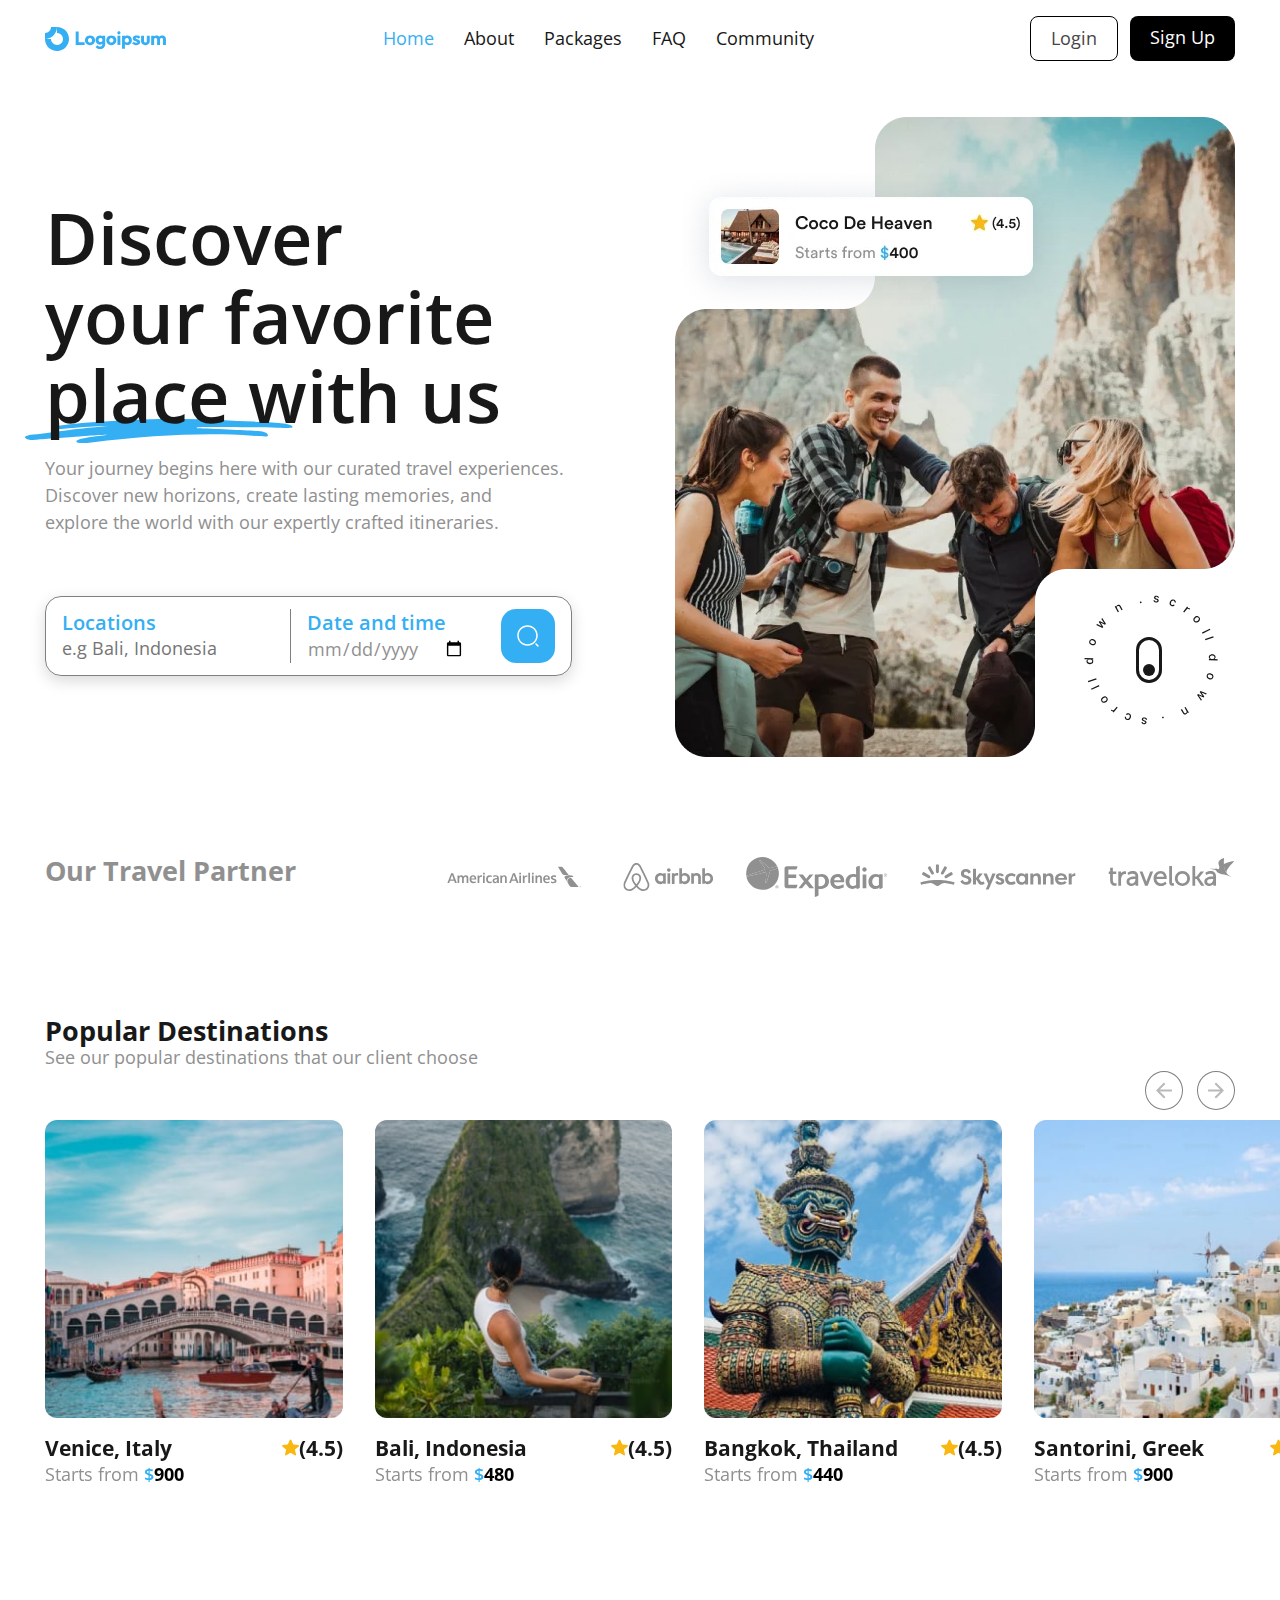
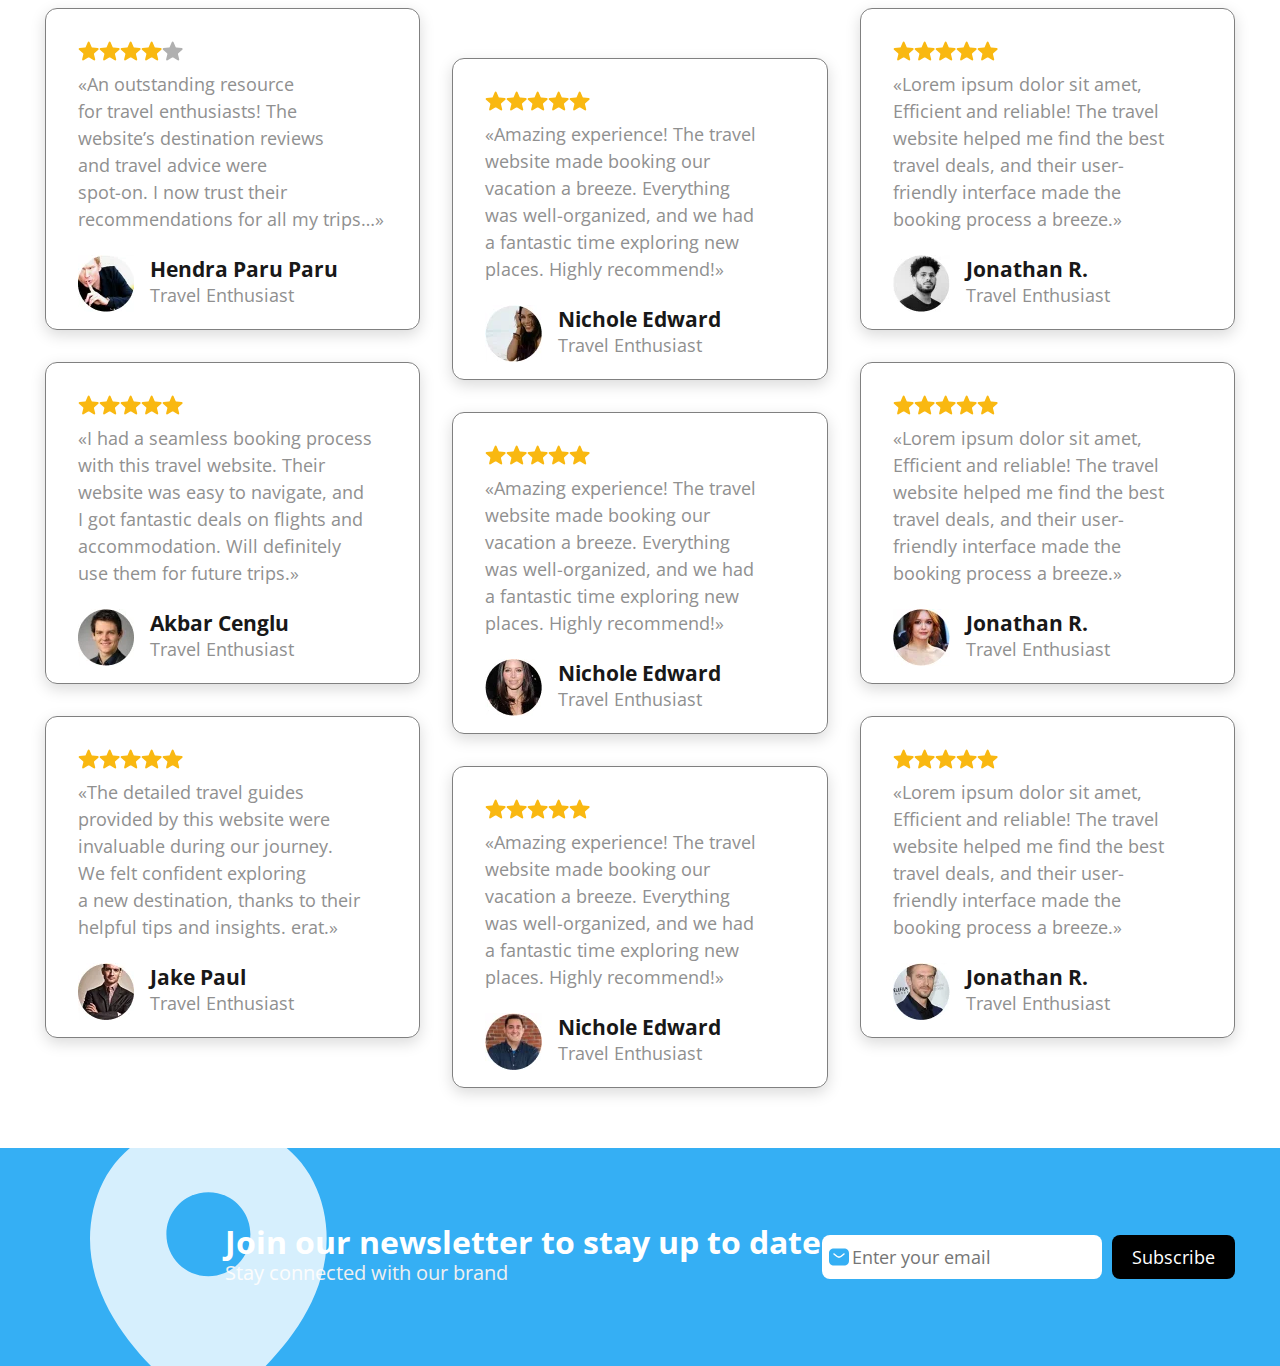
<file: index.html>
<!DOCTYPE html><html lang="en"><head><meta charset="UTF-8"/><meta http-equiv="X-UA-Compatible" content="IE=edge"/><meta name="viewport" content="width=device-width, initial-scale=1.0"/><title>Travel Agent</title><link rel="stylesheet" href="./css/main.css"/><link rel="icon" type="image/x-icon" href="./img/favicons/favicon.svg"/><link rel="apple-touch-icon" sizes="180x180" href="./img/favicons/apple-touch-icon.png"/><link rel="stylesheet" href="https://cdn.jsdelivr.net/npm/swiper@11/swiper-bundle.min.css"/></head><body><header class="header"><div class="container"><div class="header__row"><nav class="header__nav nav"><div class="logo"> <img src="./img/icons/logo.svg" alt="logo"/></div><ul class="nav__list"><li><a href="#!" class="active">Home</a></li><li><a href="#!">About</a></li><li><a href="#!">Packages</a></li><li><a href="#!">FAQ</a></li><li><a href="#!">Community</a></li></ul><div class="nav__btns"> <a href="" class="btn-login">Login</a> <a href="" class="btn-signup">Sign Up</a></div></nav> <button class="mobile-nav-btn"><div class="nav-icon"></div></button></div></div></header><div class="mobile-nav"><ul class="mobile-nav__list"><li><a href="#" class="active">Home</a></li><li><a href="#!">About</a></li><li><a href="#!">Packages</a></li><li><a href="#!">FAQ</a></li><li><a href="#!">Community</a></li></ul></div><main><section class="hero"><div class="container"><div class="hero__content"><div class="hero__main"><h1 class="hero__title title">Discover your favorite place with us</h1><p class="hero__disc"> Your journey begins here with our curated travel experiences. Discover new horizons, create lasting memories, and explore the world with our expertly crafted itineraries.</p><div class="hero__search"><div class="hero__map"> <label for="list">Locations</label> <input placeholder="e.g Bali, Indonesia" id="list" list="OWNER" value="" type="text"/><datalist id="OWNER"><option>Москва</option><option>Санкт&#160;&#8212; Петербург</option><option>Иваново</option><option>Ярославль</option></datalist></div><div class="hero__calendar"> <label for="data">Date and time</label> <input id='data' type="date"/></div> <button> <img class="search__button" src="./img/icons/search.svg" alt=""></button></div></div><div class="hero__foto"><picture><source srcset="./img/discover/hero-img.webp 1x, ./img/discover/hero-img@2x.webp 2x" type="image/webp"><source srcset="./img/discover/hero-img.png 1x, ./img/discover/hero-img@2x.png 2x" type="image/png"> <img src="./img/discover/hero-img.png" alt=""/></picture><picture><source srcset="./img/discover/Product.webp 1x, ./img/discover/Product@2x.webp 2x" type="image/webp"><source srcset="./img/discover/Product.png 1x, ./img/discover/Product@2x.png 2x" type="image/png"> <img class="info-img" src="./img/discover/Product.png" alt=""></picture></div></div></div></section><section class="partner"><div class="container"><div class="partner__content"><h2 class="partner__title">Our Travel Partner</h2><ul class="partner__list"><li><img src="./img/partners/american-airlines.svg" alt=""></li><li><img src="./img/partners/airbnb.svg" alt=""></li><li><img src="./img/partners/expedia.svg" alt=""></li><li><img src="./img/partners/skyscanner.svg" alt=""></li><li><img src="./img/partners/traveloka.svg" alt=""></li></ul></div></div></section><section class="popular"><div class="container"><div class="popular__content"><h2 class="popular__title title">Popular Destinations</h2><p class="popular__text"> See our popular destinations that our client choose</p><div class="popular__buttons"><div class="swiper-btn-prev"> <img class="popular__btn" src="./img/icons/arrow-left.svg" alt=""/></div><div class="swiper-btn-next"> <img class="popular__btn" src="./img/icons/arrow-right.svg" alt=""/></div></div></div><div class="swiper__popular"><div class="swiper-wrapper"><div class="swiper-slide"> <img class="slide__img" src="./img/popular/venice.jpg" alt="   "/><div class="slide__about"><h3 class="slide__title title"> Venice, Italy<p class="slider__text"> <img src="./img/icons/star-small.svg" alt=""/>(4.5)</p></h3><p class="slide__prise"> Starts from <span>$</span><strong>900</strong></p></div></div><div class="swiper-slide"> <img class="slide__img" src="./img/popular/bali.jpg" alt="   "/><div class="slide__about"><h3 class="slide__title title"> Bali, Indonesia<p class="slider__text"> <img src="./img/icons/star-small.svg" alt=""/>(4.5)</p></h3><p class="slide__prise"> Starts from <span>$</span><strong>480</strong></p></div></div><div class="swiper-slide"> <img class="slide__img" src="./img/popular/bangkok.jpg" alt="   "/><div class="slide__about"><h3 class="slide__title title"> Bangkok, Thailand<p class="slider__text"> <img src="./img/icons/star-small.svg" alt=""/>(4.5)</p></h3><p class="slide__prise"> Starts from <span>$</span><strong>440</strong></p></div></div><div class="swiper-slide"> <img class="slide__img" src="./img/popular/santorini.jpg" alt="   "/><div class="slide__about"><h3 class="slide__title title"> Santorini, Greek<p class="slider__text"> <img src="./img/icons/star-small.svg" alt=""/>(4.5)</p></h3><p class="slide__prise"> Starts from <span>$</span><strong>900</strong></p></div></div><div class="swiper-slide"> <img class="slide__img" src="./img/popular/paris.jpg" alt="   "/><div class="slide__about"><h3 class="slide__title title"> Paris, France<p class="slider__text"> <img src="./img/icons/star-small.svg" alt=""/>(4.5)</p></h3><p class="slide__prise"> Starts from <span>$</span><strong>1100</strong></p></div></div><div class="swiper-slide"> <img class="slide__img" src="./img/popular/new-york.jpg" alt="   "/><div class="slide__about"><h3 class="slide__title title"> New York, USA<p class="slider__text"> <img src="./img/icons/star-small.svg" alt=""/>(4.5)</p></h3><p class="slide__prise"> Starts from <span>$</span><strong>1800</strong></p></div></div><div class="swiper-slide"> <img class="slide__img" src="./img/popular/dubai.jpg" alt="   "/><div class="slide__about"><h3 class="slide__title title"> Dubai, UAE<p class="slider__text"> <img src="./img/icons/star-small.svg" alt=""/>(4.5)</p></h3><p class="slide__prise"> Starts from <span>$</span><strong>900</strong></p></div></div></div></div></div></section><section class="review"><div class="container"><div class="review__content"><div class="review__content-up marquee"><article class="review__card card"><div class="card__star"> <img src="./img/icons/star.svg" alt=""/> <img src="./img/icons/star.svg" alt=""/> <img src="./img/icons/star.svg" alt=""/> <img src="./img/icons/star.svg" alt=""/> <img src="./img/icons/star-off.svg" alt=""/></div><p class="card__text"> &#171;An&#160;outstanding resource for travel enthusiasts! The website&#8217;s destination reviews and travel advice were spot-on. I&#160;now trust their recommendations for all my&#160;trips&#8230;&#187;</p><div class="card__main"><picture><source srcset="./img/testimonials/01.webp 1x, ./img/testimonials/01@2x.webp 2x" type="image/webp"><source srcset="./img/testimonials/01.jpg 1x, ./img/testimonials/01@2x.jpg 2x" type="image/jpeg"> <img src="./img/testimonials/01.jpg" alt=""/></picture><div class="card__text"><h3 class="card__title title">Hendra Paru Paru</h3><p class="card__disc">Travel Enthusiast</p></div></div></article><article class="review__card card"><div class="card__star"> <img src="./img/icons/star.svg" alt=""/> <img src="./img/icons/star.svg" alt=""/> <img src="./img/icons/star.svg" alt=""/> <img src="./img/icons/star.svg" alt=""/> <img src="./img/icons/star.svg" alt=""/></div><p class="card__text"> &#171;I&#160;had a&#160;seamless booking process with this travel website. Their website was easy to&#160;navigate, and I&#160;got fantastic deals on&#160;flights and accommodation. Will definitely use them for future trips.&#187;</p><div class="card__main"><picture><source srcset="./img/testimonials/02.webp 1x, ./img/testimonials/02@2x.webp 2x" type="image/webp"><source srcset="./img/testimonials/02.jpg 1x, ./img/testimonials/02@2x.jpg 2x" type="image/jpeg"> <img src="./img/testimonials/02.jpg" alt=""/></picture><div class="card__text"><h3 class="card__title title">Akbar Cenglu</h3><p class="card__disc">Travel Enthusiast</p></div></div></article><article class="review__card card"><div class="card__star"> <img src="./img/icons/star.svg" alt=""/> <img src="./img/icons/star.svg" alt=""/> <img src="./img/icons/star.svg" alt=""/> <img src="./img/icons/star.svg" alt=""/> <img src="./img/icons/star.svg" alt=""/></div><p class="card__text"> &#171;The detailed travel guides provided by&#160;this website were invaluable during our journey. We&#160;felt confident exploring a&#160;new destination, thanks to&#160;their helpful tips and insights. erat.&#187;</p><div class="card__main"><picture><source srcset="./img/testimonials/03.webp 1x, ./img/testimonials/03@2x.webp 2x" type="image/webp"><source srcset="./img/testimonials/03.jpg 1x, ./img/testimonials/03@2x.jpg 2x" type="image/jpeg"> <img src="./img/testimonials/03.jpg" alt=""/></picture><div class="card__text"><h3 class="card__title title">Jake Paul</h3><p class="card__disc">Travel Enthusiast</p></div></div></article></div><div class="review__content-down marquee reverce"><article class="review__card card"><div class="card__star"> <img src="./img/icons/star.svg" alt=""/> <img src="./img/icons/star.svg" alt=""/> <img src="./img/icons/star.svg" alt=""/> <img src="./img/icons/star.svg" alt=""/> <img src="./img/icons/star.svg" alt=""/></div><p class="card__text"> &#171;Amazing experience! The travel website made booking our vacation a breeze. Everything was well-organized, and we&#160;had a&#160;fantastic time exploring new places. Highly recommend!&#187;</p><div class="card__main"><picture><source srcset="./img/testimonials/04.webp 1x, ./img/testimonials/04@2x.webp 2x" type="image/webp"><source srcset="./img/testimonials/04.jpg 1x, ./img/testimonials/04@2x.jpg 2x" type="image/jpeg"> <img src="./img/testimonials/04.jpg" alt=""/></picture><div class="card__text"><h3 class="card__title title">Nichole Edward</h3><p class="card__disc">Travel Enthusiast</p></div></div></article><article class="review__card card"><div class="card__star"> <img src="./img/icons/star.svg" alt=""/> <img src="./img/icons/star.svg" alt=""/> <img src="./img/icons/star.svg" alt=""/> <img src="./img/icons/star.svg" alt=""/> <img src="./img/icons/star.svg" alt=""/></div><p class="card__text"> &#171;Amazing experience! The travel website made booking our vacation a breeze. Everything was well-organized, and we&#160;had a&#160;fantastic time exploring new places. Highly recommend!&#187;</p><div class="card__main"><picture><source srcset="./img/testimonials/05.webp 1x, ./img/testimonials/05@2x.webp 2x" type="image/webp"><source srcset="./img/testimonials/05.jpg 1x, ./img/testimonials/05@2x.jpg 2x" type="image/jpeg"> <img src="./img/testimonials/05.jpg" alt=""/></picture><div class="card__text"><h3 class="card__title title">Nichole Edward</h3><p class="card__disc">Travel Enthusiast</p></div></div></article><article class="review__card card"><div class="card__star"> <img src="./img/icons/star.svg" alt=""/> <img src="./img/icons/star.svg" alt=""/> <img src="./img/icons/star.svg" alt=""/> <img src="./img/icons/star.svg" alt=""/> <img src="./img/icons/star.svg" alt=""/></div><p class="card__text"> &#171;Amazing experience! The travel website made booking our vacation a breeze. Everything was well-organized, and we&#160;had a&#160;fantastic time exploring new places. Highly recommend!&#187;</p><div class="card__main"><picture><source srcset="./img/testimonials/06.webp 1x, ./img/testimonials/06@2x.webp 2x" type="image/webp"><source srcset="./img/testimonials/06.jpg 1x, ./img/testimonials/06@2x.jpg 2x" type="image/jpeg"> <img src="./img/testimonials/06.jpg" alt=""/></picture><div class="card__text"><h3 class="card__title title">Nichole Edward</h3><p class="card__disc">Travel Enthusiast</p></div></div></article></div><div class="review__content-up marquee"><article class="review__card card"><div class="card__star"> <img src="./img/icons/star.svg" alt=""/> <img src="./img/icons/star.svg" alt=""/> <img src="./img/icons/star.svg" alt=""/> <img src="./img/icons/star.svg" alt=""/> <img src="./img/icons/star.svg" alt=""/></div><p class="card__text"> &#171;Lorem ipsum dolor sit amet, Efficient and reliable! The travel website helped me&#160;find the best travel deals, and their user-friendly interface made the booking process a&#160;breeze.&#187;</p><div class="card__main"><picture><source srcset="./img/testimonials/07.webp 1x, ./img/testimonials/07@2x.webp 2x" type="image/webp"><source srcset="./img/testimonials/07.jpg 1x, ./img/testimonials/07@2x.jpg 2x" type="image/jpeg"> <img src="./img/testimonials/07.jpg" alt=""/></picture><div class="card__text"><h3 class="card__title title">Jonathan R.</h3><p class="card__disc">Travel Enthusiast</p></div></div></article><article class="review__card card"><div class="card__star"> <img src="./img/icons/star.svg" alt=""/> <img src="./img/icons/star.svg" alt=""/> <img src="./img/icons/star.svg" alt=""/> <img src="./img/icons/star.svg" alt=""/> <img src="./img/icons/star.svg" alt=""/></div><p class="card__text"> &#171;Lorem ipsum dolor sit amet, Efficient and reliable! The travel website helped me&#160;find the best travel deals, and their user-friendly interface made the booking process a&#160;breeze.&#187;</p><div class="card__main"><picture><source srcset="./img/testimonials/08.webp 1x, ./img/testimonials/08@2x.webp 2x" type="image/webp"><source srcset="./img/testimonials/08.jpg 1x, ./img/testimonials/08@2x.jpg 2x" type="image/jpeg"> <img src="./img/testimonials/08.jpg" alt=""/></picture><div class="card__text"><h3 class="card__title title">Jonathan R.</h3><p class="card__disc">Travel Enthusiast</p></div></div></article><article class="review__card card"><div class="card__star"> <img src="./img/icons/star.svg" alt=""/> <img src="./img/icons/star.svg" alt=""/> <img src="./img/icons/star.svg" alt=""/> <img src="./img/icons/star.svg" alt=""/> <img src="./img/icons/star.svg" alt=""/></div><p class="card__text"> &#171;Lorem ipsum dolor sit amet, Efficient and reliable! The travel website helped me&#160;find the best travel deals, and their user-friendly interface made the booking process a&#160;breeze.&#187;</p><div class="card__main"><picture><source srcset="./img/testimonials/09.webp 1x, ./img/testimonials/09@2x.webp 2x" type="image/webp"><source srcset="./img/testimonials/09.jpg 1x, ./img/testimonials/09@2x.jpg 2x" type="image/jpeg"> <img src="./img/testimonials/09.jpg" alt=""/></picture><div class="card__text"><h3 class="card__title title">Jonathan R.</h3><p class="card__disc">Travel Enthusiast</p></div></div></article></div></div></div></section><section class="mail"><div class="container"><div class="mail__content"> <img class="mail__img" src="./img/subscribe/subscribe-pin-bg.svg" alt=""/><div class="mail__main"><h3 class="mail__title title"> Join our newsletter to&#160;stay up&#160;to&#160;date</h3><p class="mail__disc">Stay connected with our brand</p></div><div class="mail__form"> <input placeholder="Enter your email" type="maill"/> <button type="submit" class="mail__btn">Subscribe</button></div></div></div></section></main><script src="https://cdn.jsdelivr.net/npm/swiper@11/swiper-bundle.min.js"></script><script src="./js/index.bundle.js"></script></body></html>
</file>
<file: css/main.css>
@charset "UTF-8";@import url(https://fonts.googleapis.com/css?family=Open+Sans);@-webkit-keyframes rotate{0%{-webkit-transform:rotate(360deg);transform:rotate(360deg)}to{-webkit-transform:rotate(0deg);transform:rotate(0deg)}}@keyframes rotate{0%{-webkit-transform:rotate(360deg);transform:rotate(360deg)}to{-webkit-transform:rotate(0deg);transform:rotate(0deg)}}*{padding:0;margin:0;border:0}*,::after,::before{-webkit-box-sizing:border-box;box-sizing:border-box}a,a:hover,a:link,a:visited{text-decoration:none}aside,footer,header,legend,main,nav,section{display:block}ul,ul li{list-style:none}img{vertical-align:top}img,svg{max-width:100%;height:auto}address{font-style:normal}input,select,textarea{background-color:transparent}button,input,select,textarea{font-family:inherit;font-size:inherit;color:inherit}input::-ms-clear{display:none}button,input[type=submit]{display:inline-block;-webkit-box-shadow:none;box-shadow:none;background-color:transparent;background:0 0;cursor:pointer}button:active,button:focus,input:active,input:focus{outline:0}button::-moz-focus-inner{padding:0;border:0}label{cursor:pointer}:root{--container-width:1220px;--container-padding:15px;--font-main:"Open Sans", sans-serif;--font-accent:"Manrope", sans-serif;--font-titles:var(--font-accent);--page-bg:#fff;--text-color:#909090;--accent:#ac182c;--link-color:#2578c8}.dark{--page-bg:#252526;--text-color:#fff}@font-face{font-family:FirasansBook;font-display:swap;src:url(../fonts/FirasansBook.woff2) format("woff2"),url(../fonts/FirasansBook.woff) format("woff");font-weight:400;font-style:normal}@font-face{font-family:Montserrat;font-display:swap;src:url(../fonts/Montserrat-Bold.woff2) format("woff2"),url(../fonts/Montserrat-Bold.woff) format("woff");font-weight:700;font-style:normal}@font-face{font-family:Montserrat;font-display:swap;src:url(../fonts/Montserrat-BoldItalic.woff2) format("woff2"),url(../fonts/Montserrat-BoldItalic.woff) format("woff");font-weight:400;font-style:normal}@font-face{font-family:Montserrat;font-display:swap;src:url(../fonts/Montserrat-Regular.woff2) format("woff2"),url(../fonts/Montserrat-Regular.woff) format("woff");font-weight:400;font-style:normal}html{scroll-behavior:smooth;background-color:#272727}body{background-color:var(--page-bg);color:var(--text-color);font-family:var(--font-main);text-wrap:balance;font-size:18px;line-height:150%}.title{color:#181818}img{display:block}a{color:var(--link-color)}code,pre.code{background-color:#e9f1f6;padding:.2rem;border-radius:4px}pre.code{overflow-x:auto;padding:1rem}.none{display:none!important}.visually-hidden{position:absolute;width:1px;height:1px;margin:-1px;border:0;padding:0;white-space:nowrap;-webkit-clip-path:inset(100%);clip-path:inset(100%);clip:rect(0 0 0 0);overflow:hidden}.no-scroll{overflow-y:hidden}.text-left{text-align:left}.text-right{text-align:right}.text-center{text-align:center}.d-flex{display:-webkit-box;display:-ms-flexbox;display:flex}.flex-center{-webkit-box-pack:center;-ms-flex-pack:center;justify-content:center}.content-demo{margin-bottom:5rem;padding:1rem;background-color:#dadada}.container,.container-full{padding:0 var(--container-padding)}.container{margin:0 auto;max-width:var(--container-width);width:100%}.container-full{max-width:100%}.container-left-50,.container-right-50{padding:0 var(--container-padding);max-width:50%}.container-right-50{margin-left:auto}.container-right{padding-left:calc((100% - var(--container-width))/2 + var(--container-padding))}.container-left{padding-right:calc((100% - var(--container-width))/2 + var(--container-padding))}.container-half-left{padding-right:calc((100% - var(--container-width))/2 + var(--container-width)/2);padding-left:calc((100% - var(--container-width))/2 + var(--container-padding))}.container-half-right{padding-left:calc((100% - var(--container-width))/2 + var(--container-width)/2);padding-right:calc((100% - var(--container-width))/2 + var(--container-padding))}.footer{background-color:#272727;padding:50px 0;color:#fff}.footer,.footer h1{font-size:32px}.footer a{color:#fff;text-decoration:underline}.footer__copyright{padding:10px 0;font-size:16px}.header{padding:16px 0}.nav,.nav__list{-webkit-box-align:center;-ms-flex-align:center;align-items:center}.nav{display:-webkit-box;display:-ms-flexbox;display:flex;-webkit-box-pack:justify;-ms-flex-pack:justify;justify-content:space-between}.nav__list{gap:24px}.nav__list a{color:#181818;-webkit-transition:all .2s ease-in;transition:all .2s ease-in}.nav__list a.active,.nav__list a:hover{color:#35aff4}.nav__btns{display:-webkit-box;display:-ms-flexbox;display:flex;gap:12px}.btn-login,.btn-signup{padding:8px 20px;border-radius:8px;-webkit-transition:opacity .2s ease-in;transition:opacity .2s ease-in}.btn-login{border:1px solid #000;color:#454545}.btn-signup{color:#fff;background-color:#000}.btn-login:hover,.btn-signup:hover{opacity:.5}.hero{padding:40px 0}.hero__content,.hero__main{display:-webkit-box;display:-ms-flexbox;display:flex}.hero__content{-webkit-box-pack:justify;-ms-flex-pack:justify;justify-content:space-between;-webkit-box-align:center;-ms-flex-align:center;align-items:center}.hero__main{-webkit-box-orient:vertical;-webkit-box-direction:normal;-ms-flex-direction:column;flex-direction:column;gap:20px;-webkit-box-align:start;-ms-flex-align:start;align-items:flex-start;max-width:560px}.hero__title{font-size:72px;font-weight:600;width:560px;line-height:1.1;position:relative;z-index:1}.hero__title::after{position:absolute;content:url(../img/discover/underline.svg);left:-20px;bottom:-20px;z-index:-1}.hero__disc{font-size:18px}.hero__calendar,.hero__map,.hero__search{display:-webkit-box;display:-ms-flexbox;display:flex}.hero__search{margin-top:40px;gap:16px;border:1px solid gray;border-radius:16px;padding:12px 16px;-webkit-box-shadow:rgba(0,0,0,.15) 0 5px 15px;box-shadow:rgba(0,0,0,.15) 0 5px 15px}.hero__search label{font-size:20px;font-weight:600;color:#35aff4}.hero__calendar,.hero__map{-webkit-box-orient:vertical;-webkit-box-direction:normal;-ms-flex-direction:column;flex-direction:column}.hero__map{border-right:1px solid gray}.search__button{margin-left:20px;border-radius:15px;padding:15px;background-color:#35aff4;-webkit-transition:all .2s ease-in;transition:all .2s ease-in}.search__button:hover{-webkit-transform:rotateZ(-10deg);-ms-transform:rotate(-10deg);transform:rotateZ(-10deg);background-color:#007fc9}.search__button:hover svg{fill:#35aff4}.hero__foto{position:relative}.info-img{position:absolute;top:50px}.hero__foto::after,.hero__foto::before{position:absolute;content:url(../img/discover/scroll-down.svg);right:73px;bottom:67px;z-index:5}.hero__foto::before{content:url(../img/discover/scroll-down-text.svg);right:14px;bottom:20px;-webkit-animation-duration:5s;animation-duration:5s;-webkit-animation-iteration-count:infinite;animation-iteration-count:infinite;-webkit-animation-name:rotate;animation-name:rotate}.icons-wrapper{padding:30px 0;display:-webkit-box;display:-ms-flexbox;display:flex;-webkit-column-gap:30px;-moz-column-gap:30px;column-gap:30px}.icon{fill:transparent;stroke:transparent;width:62px;height:62px}.icon--heart-line{fill:#f14483}.icon--id-card-line{fill:#333}.icon--search-line{fill:#1cb050}.icon--user-star{fill:#1a86eb}.icon--user{stroke:#1a86eb;-webkit-transition:all .2s ease-in;transition:all .2s ease-in}.icon--user:hover{stroke:#11c15a}.logo{font-size:32px}.mail{padding:80px 0;background-color:#35aff4;overflow:hidden;position:relative}.mail__content{display:-webkit-box;display:-ms-flexbox;display:flex;-webkit-box-align:center;-ms-flex-align:center;align-items:center;-webkit-box-pack:justify;-ms-flex-pack:justify;justify-content:space-between}.mail__img{position:absolute;left:90px}.mail__main{padding-left:180px}.mail__title{color:#fff;font-size:32px;margin-bottom:4px}.mail__disc{color:#f0f0f0;font-size:20px}.mail__form{display:-webkit-box;display:-ms-flexbox;display:flex;gap:10px;-webkit-box-align:center;-ms-flex-align:center;align-items:center}.mail__form input{background:url(./../../img/icons/email.svg) no-repeat center left 5px;padding:10px 10px 10px 30px;background-color:#fff;width:280px;border-radius:8px}.mail__btn,.mobile-nav{-webkit-transition:all .2s ease-in;transition:all .2s ease-in}.mail__btn{background-color:#000;color:#fff;padding:10px 20px;border-radius:8px}.mail__btn:hover,.mobile-nav__list .active{opacity:.5}.mobile-nav{position:fixed;top:-100%;width:100%;height:100%;z-index:99;display:-webkit-box;display:-ms-flexbox;display:flex;-webkit-box-orient:vertical;-webkit-box-direction:normal;-ms-flex-direction:column;flex-direction:column;-webkit-box-align:center;-ms-flex-align:center;align-items:center;-webkit-box-pack:center;-ms-flex-pack:center;justify-content:center;padding-top:40px;padding-bottom:40px;background:#8ccae6}.mobile-nav--open{top:0}.mobile-nav--active{display:block;z-index:999}.mobile-nav a{color:#fff}.mobile-nav-btn,.mobile-nav__list{display:-webkit-box;display:-ms-flexbox;display:flex;-webkit-box-align:center;-ms-flex-align:center;align-items:center}.mobile-nav__list{-webkit-box-orient:vertical;-webkit-box-direction:normal;-ms-flex-direction:column;flex-direction:column;row-gap:20px;font-size:28px}.mobile-nav-btn{--time:0.1s;--width:40px;--height:30px;--line-height:4px;--spacing:6px;--color:#000;--radius:4px;height:calc(var(--line-height)*3 + var(--spacing)*2);width:var(--width);-webkit-box-pack:center;-ms-flex-pack:center;justify-content:center}.nav-icon,.nav-icon::after,.nav-icon::before{position:relative;width:var(--width);height:var(--line-height);background-color:var(--color);border-radius:var(--radius)}.nav-icon::after,.nav-icon::before{content:"";display:block;position:absolute;left:0;-webkit-transition:top var(--time) linear var(--time),-webkit-transform var(--time) ease-in;transition:transform var(--time) ease-in,top var(--time) linear var(--time);transition:transform var(--time) ease-in,top var(--time) linear var(--time),-webkit-transform var(--time) ease-in}.nav-icon::before{top:calc(-1*(var(--line-height) + var(--spacing)))}.nav-icon::after{top:calc(var(--line-height) + var(--spacing))}.nav-icon.nav-icon--active{background-color:transparent}.nav-icon.nav-icon--active::after,.nav-icon.nav-icon--active::before{top:0;-webkit-transition:top var(--time) linear,-webkit-transform var(--time) ease-in var(--time);transition:top var(--time) linear,transform var(--time) ease-in var(--time);transition:top var(--time) linear,transform var(--time) ease-in var(--time),-webkit-transform var(--time) ease-in var(--time)}.nav-icon.nav-icon--active::before{-webkit-transform:rotate(45deg);-ms-transform:rotate(45deg);transform:rotate(45deg)}.nav-icon.nav-icon--active::after{-webkit-transform:rotate(-45deg);-ms-transform:rotate(-45deg);transform:rotate(-45deg)}.mobile-nav-btn{z-index:999;display:none}.nav{font-size:18px}.nav__list{display:-webkit-box;display:-ms-flexbox;display:flex;-webkit-column-gap:30px;-moz-column-gap:30px;column-gap:30px}.partner{padding:60px 0}.partner__content,.partner__list{display:-webkit-box;display:-ms-flexbox;display:flex}.partner__content{-webkit-box-pack:justify;-ms-flex-pack:justify;justify-content:space-between}.partner__list{gap:32px;-webkit-box-align:center;-ms-flex-align:center;align-items:center}.partner__list li:last-child{margin-bottom:10px}.popular{overflow:hidden;padding:60px 0}.popular__content{margin-bottom:32px;position:relative}.popular__buttons{display:-webkit-box;display:-ms-flexbox;display:flex;gap:14px;float:right;margin-bottom:10px}.popular__btn{padding:10px;border:1px solid gray;border-radius:50%;-webkit-transition:all .2s ease-in;transition:all .2s ease-in}.popular__btn:hover{background-color:#35aff4;cursor:pointer;border:1px solid transparent}.swiper-wrapper{gap:32px}.slide__img,.swiper-slide{overflow:hidden}.swiper-slide span{color:#35aff4;font-weight:600}.swiper-slide strong{color:#000}.slide__img{width:100%;border-radius:12px;margin-bottom:16px;-webkit-transition:all .2s ease-in;transition:all .2s ease-in}.slide__img:hover{-webkit-transform:scale(1.08);-ms-transform:scale(1.08);transform:scale(1.08);cursor:pointer}.slide__about{position:relative}.slider__text{float:right;display:-webkit-box;display:-ms-flexbox;display:flex}.review{padding:60px 0}.review__content,.review__content-down,.review__content-up{display:-webkit-box;display:-ms-flexbox;display:flex;gap:32px}.review__content{position:relative}.review__content-down,.review__content-up{-webkit-box-orient:vertical;-webkit-box-direction:normal;-ms-flex-direction:column;flex-direction:column}.review__content-up{margin-bottom:50px}.review__content-down{height:100%;margin-top:50px}.marquee{-webkit-animation:scroll 40s linear infinite;animation:scroll 40s linear infinite}.reverce{animation-direction:reverse}.review__content:hover .marquee{-webkit-animation-play-state:paused;animation-play-state:paused}.card{height:322px;border:1px solid gray;border-radius:12px;-webkit-box-shadow:rgba(0,0,0,.15) 0 5px 15px;box-shadow:rgba(0,0,0,.15) 0 5px 15px;padding:32px;-webkit-box-orient:vertical;-webkit-box-direction:normal;-ms-flex-direction:column;flex-direction:column;gap:10px;-webkit-transition:all .2s ease-in;transition:all .2s ease-in}.card:hover{-webkit-transform:scale(1.05);-ms-transform:scale(1.05);transform:scale(1.05);-webkit-box-shadow:0 0 10px rgba(0,0,0,.5);box-shadow:0 0 10px rgba(0,0,0,.5)}.card,.card__star{display:-webkit-box;display:-ms-flexbox;display:flex}.card__text{max-width:320px}.card__main{margin-top:12px;display:-webkit-box;display:-ms-flexbox;display:flex;gap:16px}.title-1,.title-2,.title-3,.title-4{margin:1em 0 .5em;font-size:38px;font-weight:700;font-family:var(--font-titles)}.title-2,.title-3,.title-4{font-size:32px}.title-3,.title-4{font-size:26px}.title-4{font-size:18px}@media (max-width:1200px){.footer{font-size:26px}}@media (max-width:1000px){.mobile-nav-btn{display:block}}@media only screen and (max-width:992px){.mobile-nav-btn{display:none}}
/*# sourceMappingURL=[data-uri] */
</file>
